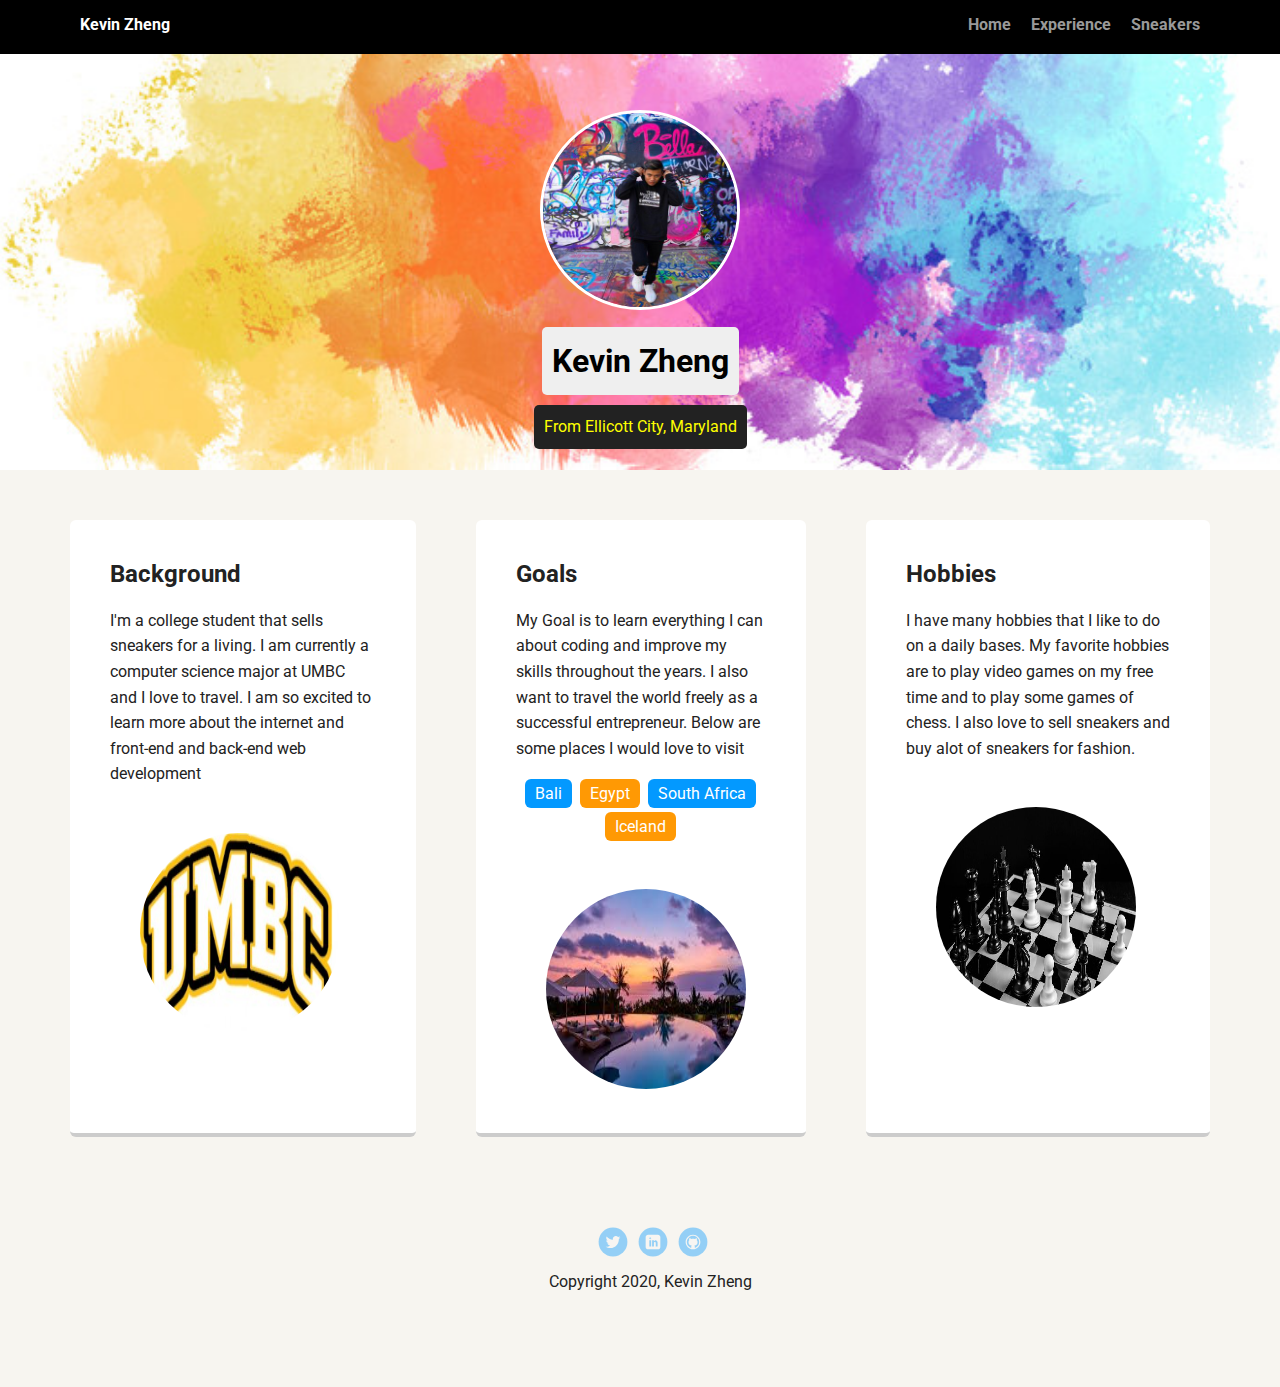
<file: portfolio_update_v1/index.html>
<!doctype html>
<html lang="en">
<head>
  <meta charset="utf-8">
  <title>Kevin Zheng's Profile</title>
  <meta name="viewport" content="width=device-width, initial-scale=1.0">
  <link rel="stylesheet" href="styles.css">
  <link href="https://fonts.googleapis.com/css?family=Muli%7CRoboto:400,300,500,700,900" rel="stylesheet"></head>
  <body>

    <nav class="main-nav">
        <ul class="nav">
          <li class="name">Kevin Zheng</li>
          <li><a href="index.html">Home</a></li>
          <li><a href="experience.html">Experience</a></li>
          <li><a href="sneakers.html">Sneakers</a></li>
        </ul>
      </nav>

    <header>
      <img src="images/profileIMG.jpg" alt="Cool Picture of Kevin Zheng" class="profile-image">
      <h1 class="tag name">Kevin Zheng</h1>
      <p class="tag location">From Ellicott City, Maryland</p>
    </header>

    <main class="flex">
      <article class="card">
        <h2>Background</h2>
        <p>I'm a college student that sells sneakers for a living. I am currently a computer science major at UMBC and I love to travel. I am so excited to learn more about the internet and front-end and back-end web development</p>
        <img src="images/umbc.jpg" alt="umbc image" class ="subimage">
      </article> 

      <article class="card">
        <h2>Goals</h2>
        <p>My Goal is to learn everything I can about coding and improve my skills throughout the years. I also want to travel the world freely as a successful entrepreneur. Below are some places I would love to visit</p>
        <ul class="Travel-locations">
          <li>Bali</li>
          <li>Egypt</li>
          <li>South Africa</li>
          <li>Iceland</li>
        </ul>
        <img src="images/bali.jpg" alt="bali picture" class="subimage">
        
      </article> 
      
      <article class ="card">
        <h2>Hobbies</h2>
        <p>I have many hobbies that I like to do on a daily bases. My favorite hobbies are to play video games on my free time and to play some games of chess. I also love to sell sneakers and buy alot of sneakers for fashion.</p>
        <img src="images/chessboard.jpg" alt="Chess board" class="subimage">
      </article>
    </main>
    <footer>
      <ul>
        <li><a href="https://twitter.com/Kevdawg7777777" class="social twitter" target="_blank">Twitter</a></li>
        <li><a href="https://www.linkedin.com/in/kevin-zheng-5690a91b2/" class="social linkedin" target="_blank">LinkedIn</a></li>
        <li><a href="https://github.com/kevinnzheng" class="social github" target="_blank">Github</a></li>
      </ul>
      <p class="copyright">Copyright 2020, Kevin Zheng</p>
    </footer>
  </body>
  </html>
</file>
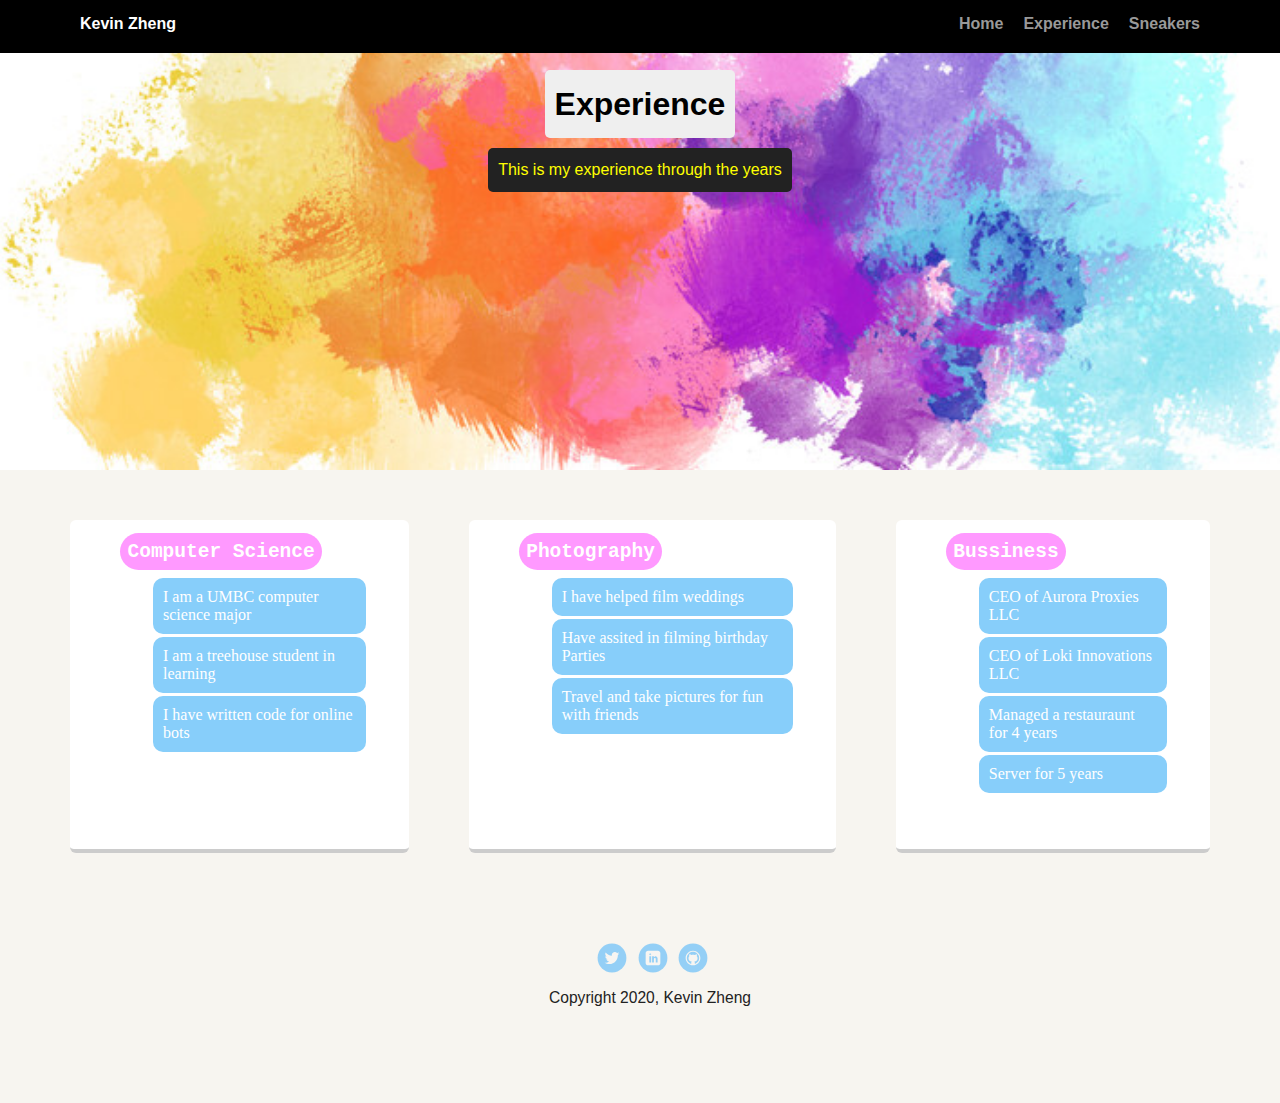
<file: portfolio_update_v1/experience.html>
<!doctype html> 
<html lang ="en">
<head>
    <title>Kevin's Experience</title>
    <link rel="stylesheet" href="styles.css">
</head>    
<body>
    <nav class="main-nav">
        <ul class="nav">
          <li class="name">Kevin Zheng</li>
          <li><a href="index.html">Home</a></li>
          <li><a href="experience.html">Experience</a></li>
          <li><a href="sneakers.html">Sneakers</a></li>
        </ul>
    </nav>

    <header>
        <h1 class = "tag name"> Experience </h1>
        <p class= "tag location">This is my experience through the years</p>
    </header>

    <main class = "flex">
        <section class = "card">
        <h2 class = "majors">Computer Science</h2>
            <ul class ="experience">
                <li>I am a UMBC computer science major</li>
                <li>I am a treehouse student in learning</li>
                <li>I have written code for online bots</li>
            </ul>
        </section>

        <section class ="card">
        <h2 class = majors>Photography</h2>
            <ul class="experience">
                <li> I have helped film weddings</li>
                <li>Have assited in filming birthday Parties</li>
                <li>Travel and take pictures for fun with friends</li>        
            </ul>
        </section>
        
        <section class ="card">
        <h2 class ="majors">Bussiness</h2>
            <ul class = "experience">
                <li>CEO of Aurora Proxies LLC</li>
                <li>CEO of Loki Innovations LLC</li>
                <li>Managed a restauraunt for 4 years</li>
                <li>Server for 5 years</li>
            </ul>
        </section>
    </main>
    
    <footer>
        <ul>
          <li><a href="https://twitter.com/Kevdawg7777777" class="social twitter" target="_blank">Twitter</a></li>
          <li><a href="https://www.linkedin.com/in/kevin-zheng-5690a91b2/" class="social linkedin" target="_blank">LinkedIn</a></li>
          <li><a href="https://github.com/kevinnzheng" class="social github" target="_blank">Github</a></li>
        </ul>
        <p class="copyright">Copyright 2020, Kevin Zheng</p>
      </footer>
</body>
</html>
</file>
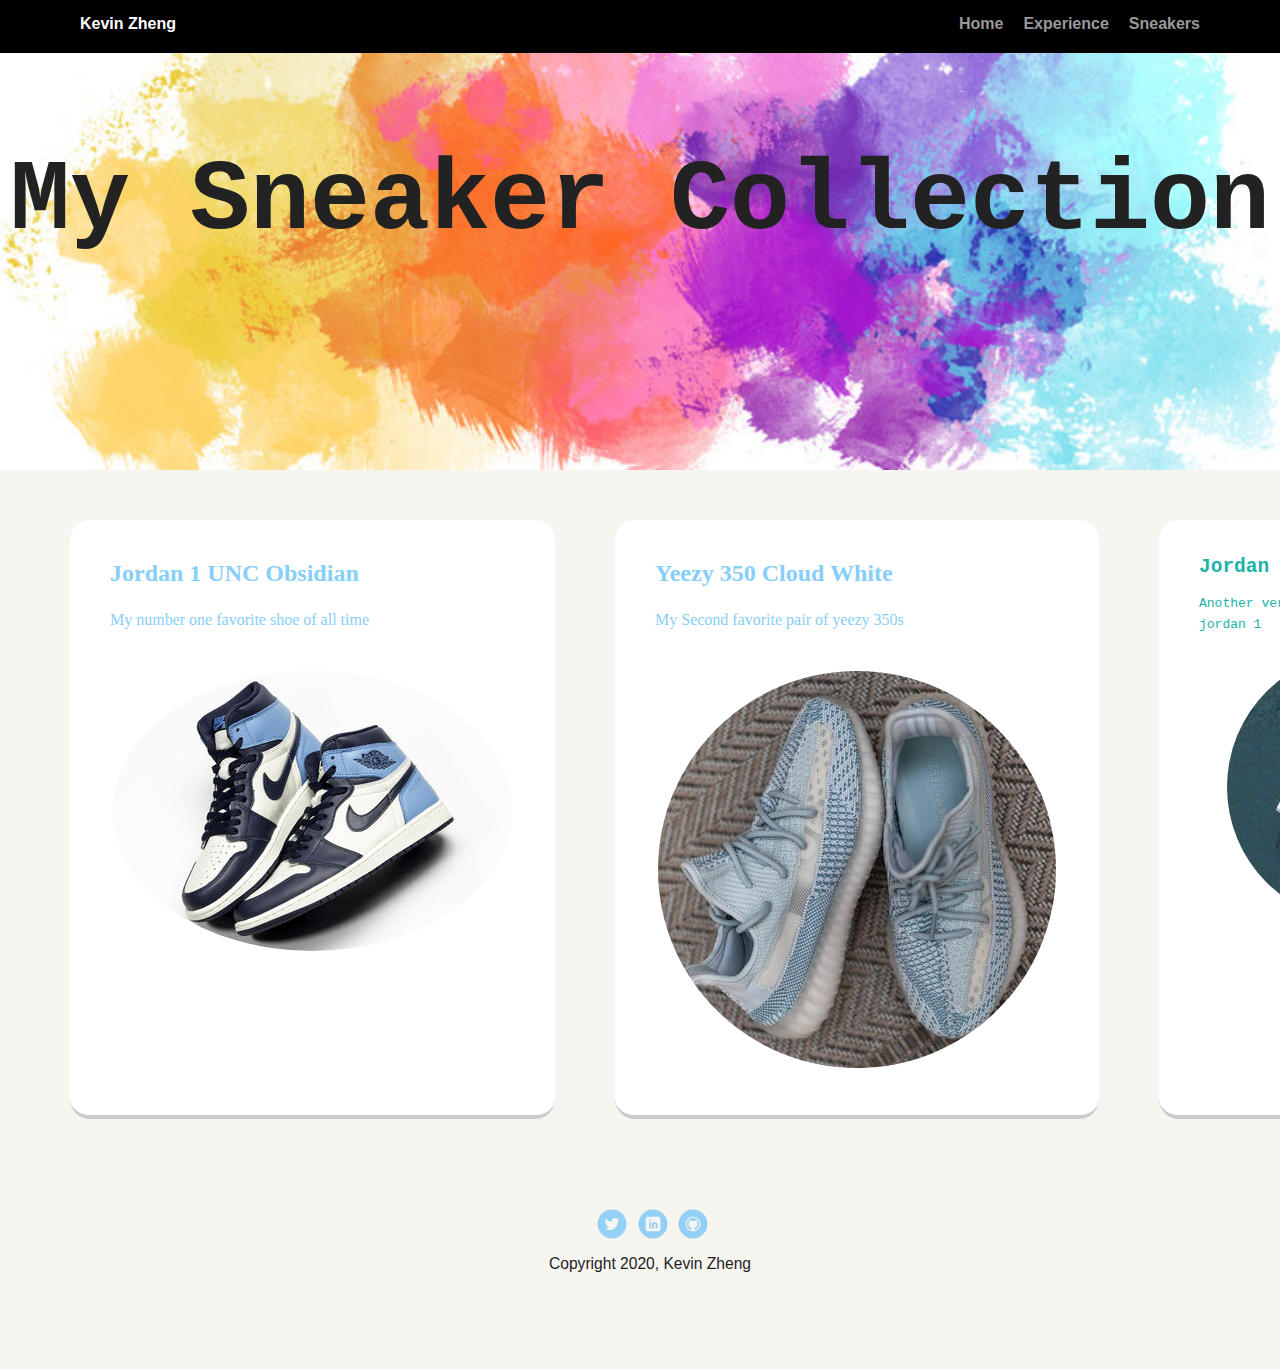
<file: portfolio_update_v1/sneakers.html>
<!doctype html>
<html lang="en">
<head>
    <title>Kevins-Sneakers</title>
    <link rel="stylesheet" href="styles.css">
</head>
<body>
    <nav class="main-nav">
        <ul class="nav">
            <li class="name">Kevin Zheng</li>
            <li><a href="index.html">Home</a></li>
            <li><a href="experience.html">Experience</a></li>
            <li><a href="sneakers.html">Sneakers</a></li>
        </ul>
    </nav>

    <header>
        <h1 class="Sneaker"> My Sneaker Collection</h1>
    </header>

    <main class ="flex">
        <section class="sneakercard">  
            <h2 class="Obsidian">Jordan 1 UNC Obsidian</h2>
            <p class ="Obsidian">My number one favorite shoe of all time</p>
            <img src="images/obsidian.jpg" alt="jordan 1 obsidian" class="obsidianIMG">
        </section>

        <section class="sneakercard">
            <h2 class="Obsidian">Yeezy 350 Cloud White</h2>
            <p class="Obsidian">My Second favorite pair of yeezy 350s</p>
            <img src="images/cloudwhite.jpg" alt="yeezy 350 cloud white" class ="cloudIMG">
        </section>

        <section class="sneakercard">
            <h2 class="turbo">Jordan 1 Turbo Green</h2>
            <p class="turbo">Another very popular color way of the jordan 1</p>
            <img src="images/turbogreen.jpg" alt="Jordan 1 turbo green" class ="turboIMG">
        </section>        

    </main>
    
    <footer>
        <ul>
          <li><a href="https://twitter.com/Kevdawg7777777" class="social twitter" target="_blank">Twitter</a></li>
          <li><a href="https://www.linkedin.com/in/kevin-zheng-5690a91b2/" class="social linkedin" target="_blank">LinkedIn</a></li>
          <li><a href="https://github.com/kevinnzheng" class="social github" target="_blank">Github</a></li>
        </ul>
        <p class="copyright">Copyright 2020, Kevin Zheng</p>
      </footer>
</body>
</html>
</file>
<file: portfolio_update_v1/styles.css>
/* Global Layout Set-up */
* { 
  box-sizing: border-box;
}
  
body {
  margin: 0;
  padding: 0;
  text-align: center;
  font-family: 'Roboto', sans-serif;
  color: #222;
  background: #f7f5f0;
}
/* Link Styles */

a {
  text-decoration: none;
  color: #999;
}
a:hover {
  color: #6633ff;
}

/* Section Styles */

.main-nav {
  width: 100%;
  background: black;
  min-height: 30px;
  padding: 10px;
  position: fixed;
  text-align: center;
}
.nav {
  display: flex;
  justify-content: space-around;
  font-weight: 700;
  list-style-type: none;
  margin: 0 auto;
  padding: 0;
}

.nav .name {
    display: block;
    margin-right: auto;
    color: white;
}
.nav li {
  padding: 5px 10px 10px 10px;
}
.nav a {
  transition: all .5s;
}
.nav a:hover {
  color: white
}

header {
  text-align: center;
  background: url('images/backgroundIMG.jpg') no-repeat top center ;
  background-size: cover;
  overflow: hidden;
  padding-top: 60px;
}
header {
  line-height: 1.5;
}
header .profile-image {
  margin-top: 50px;
  width: 200px;
  height: 200px;
  border-radius: 75%;
  border: 3px solid white;
  transition: all 1s;
}
header .profile-image:hover {
  transform: scale(1.5) rotate(5deg);
}
.tag {
  background-color: #efefef;
  color: black;
  padding: 10px;
  border-radius: 5px;
  display: table;
  margin: 10px auto;
} 
.location {
  background-color: #222;
  color: yellow;
}
.card {
  margin: 30px;
  padding: 20px 40px 40px;
  max-width: 500px;
  text-align: left;
  background: #fff;
  border-bottom: 4px solid #ccc;
  border-radius: 6px;
  transition: all .5s;
}
.card:hover {
  border-color: #ff99ff;
}

ul.Travel-locations {
  padding: 0;
  text-align: center;
}

.Travel-locations li {
  border-radius: 6px;
  display: inline-block;
  background: #ff9904;
  color: white;
  padding: 5px 10px;
  margin: 2px;
}

.Travel-locations li:nth-child(odd) {
  background: #0399ff;
}

.experience li{
  border-radius: 10px;
  display: block;
  background: lightskyblue;
  padding: 10px;
  margin: 3px;
  font-family: 'Times New Roman', Times, serif;
  color:white;
}

.majors{
  background: #ff99ff;
  display: inline;
  margin: 10px;
  font-family: monospace;
  border-radius: 20px;
  padding: 7.5px;
  color: white
}
.subimage{
  margin-top: 30px;
  margin-left: 30px;
  width: 200px;
  height: 200px;
  border-radius: 50%;
  transition: all 1s;
}

.subimage:hover{
  transform: scale(1.2);
}

.Sneaker{
  font-family: monospace;
  font-size: 100px;
}
.sneakercard{
    margin: 30px;
    padding: 20px 40px 40px;
    max-width: 500px;
    text-align: left;
    background: #fff;
    border-bottom: 4px solid #ccc;
    border-radius: 20px;
    transition: all .5s;
}

.sneakercard:hover{
  border-color: lightskyblue;
}
.Obsidian{
  font-family: serif;
  color:lightskyblue;
}
.obsidianIMG{
  margin-top: 20px;
  border-radius: 75%;
  border: 3px solid white;
  transition: 1s;
}

.obsidianIMG:hover{
  transform: scale(1.1) rotate(-10deg);
  border-color: lightskyblue;
}

.cloudIMG{
  border-radius: 75%;
  transition: 1s;
  border: 3px solid white;
  margin-top: 20px;
}

.cloudIMG:hover{
  transform: rotate(10deg) scale(1.2);
  border-color: lightskyblue;
}
.turbo{
  font-family: monospace;
  color: lightseagreen;
}

.turboIMG{
  border-radius: 75%;
  transition: 1s;
  border: 3px solid white;
  margin-left: 25px;
}

.turboIMG:hover{
  transform: scale(1.2) rotate(10deg);
  border-color:lightseagreen;
}

footer {
  width: 100%;
  min-height: 30px;
  padding: 20px 0 40px 20px;
}

footer .copyright {
  top: -8px;
  font-size: .75em;
}

footer ul {
  list-style-type: none;
  margin: 0;
  padding: 0;
}

footer ul li {
  display: inline-block;
}

a.social {
  display: inline-block;
  text-indent: -9999px;
  margin-left: 5px;
  width: 30px;
  height: 30px;
  background-size: 30px 30px;
  opacity: .4;
  transition: all .5s;
}
a.twitter {
  background-image: url(images/twitter.svg);
}
a.linkedin {
  background-image: url(images/linkedin.svg);
}
a.github {
  background-image: url(images/github.svg);
}
a.social:hover {
  opacity: 1;
}
.clearfix {
  clear: both;
}


/* Styles for larger screens */
@media screen and (min-width: 720px) {
  
  .flex {
      display: -ms-flexbox;      /* TWEENER - IE 10 */
      display: flex; 
      max-width: 1200px;
      -ms-flex-pack: distribute;
      justify-content: space-around;
      margin: 0 auto;
  }

  header {
    min-height: 470px;
  }

  .nav {
    max-width: 1200px;
    padding: 0 30px;
  }


  main {
    padding-top: 20px;
  }

  main p {
    line-height: 1.6em;
  }

  footer {
    font-size: 1.3em;
    max-width: 1200px;
    margin: 40px auto;
  }

}
</file>
